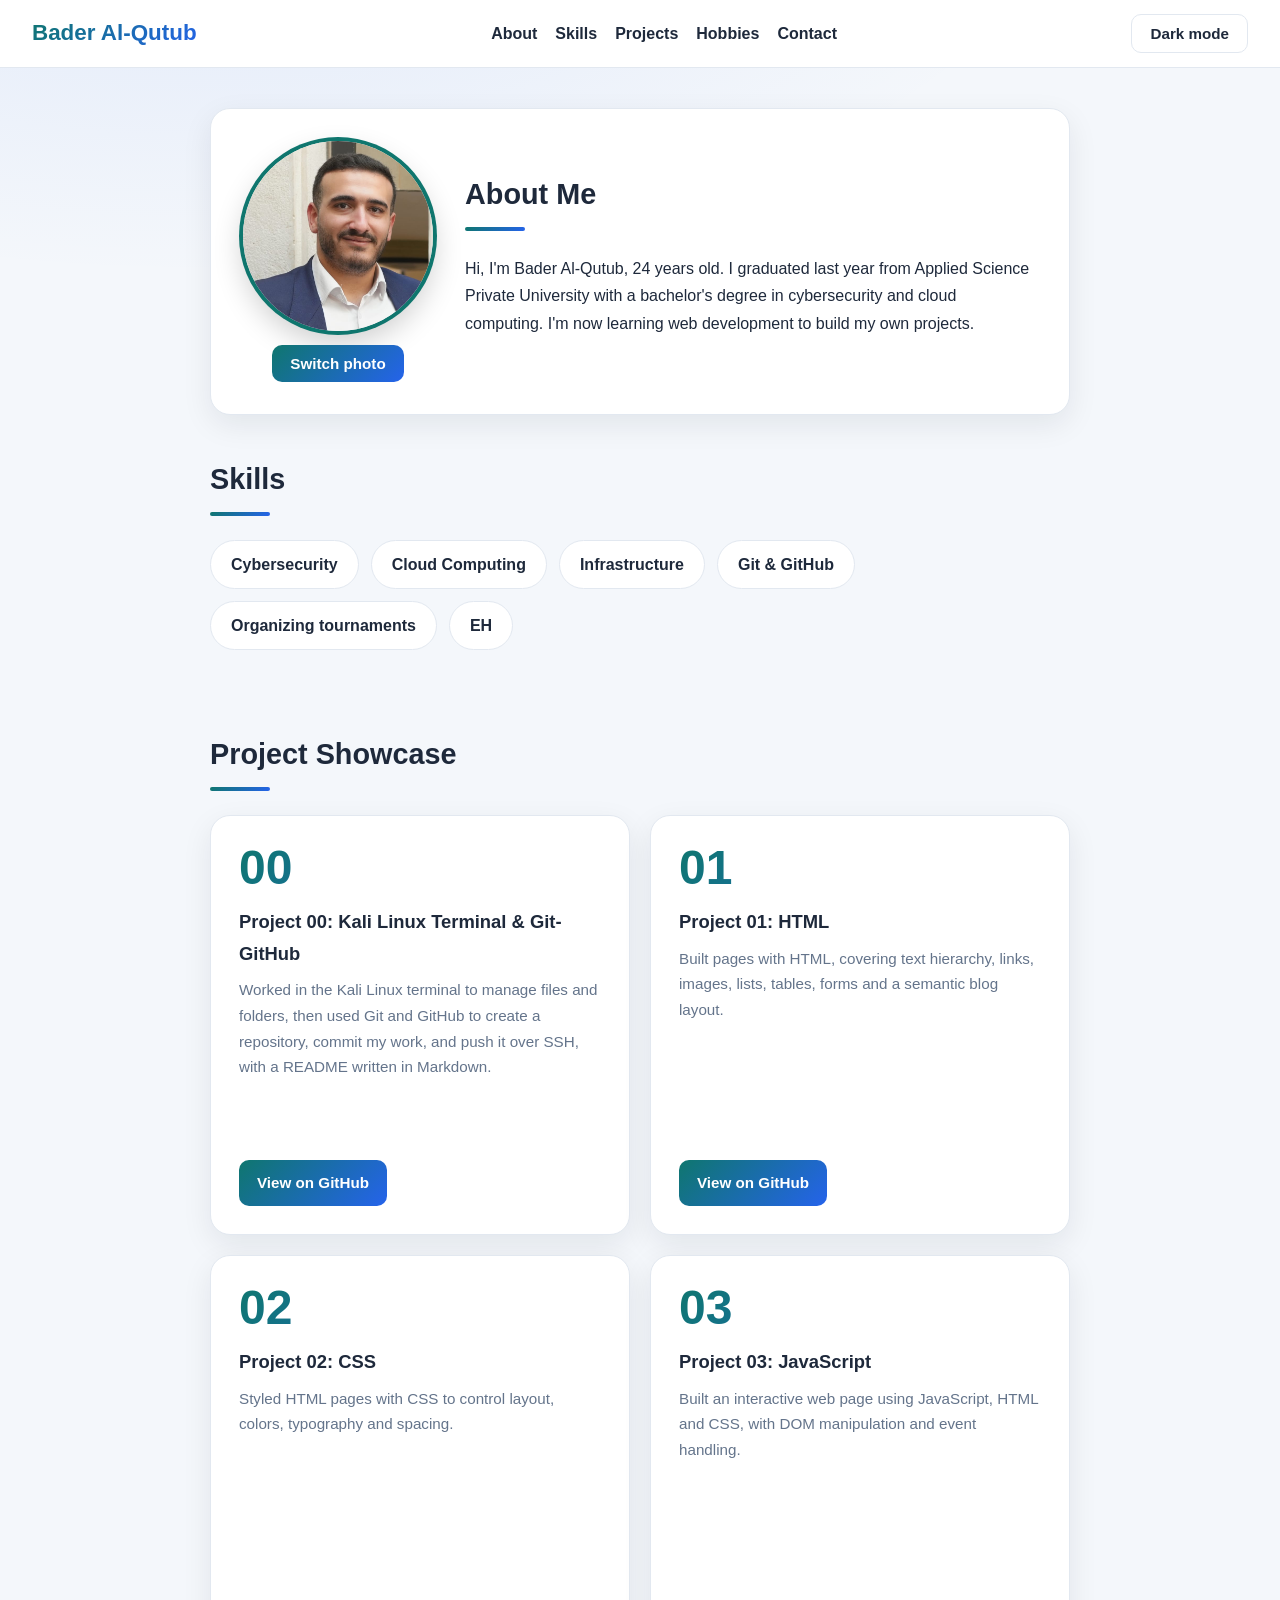
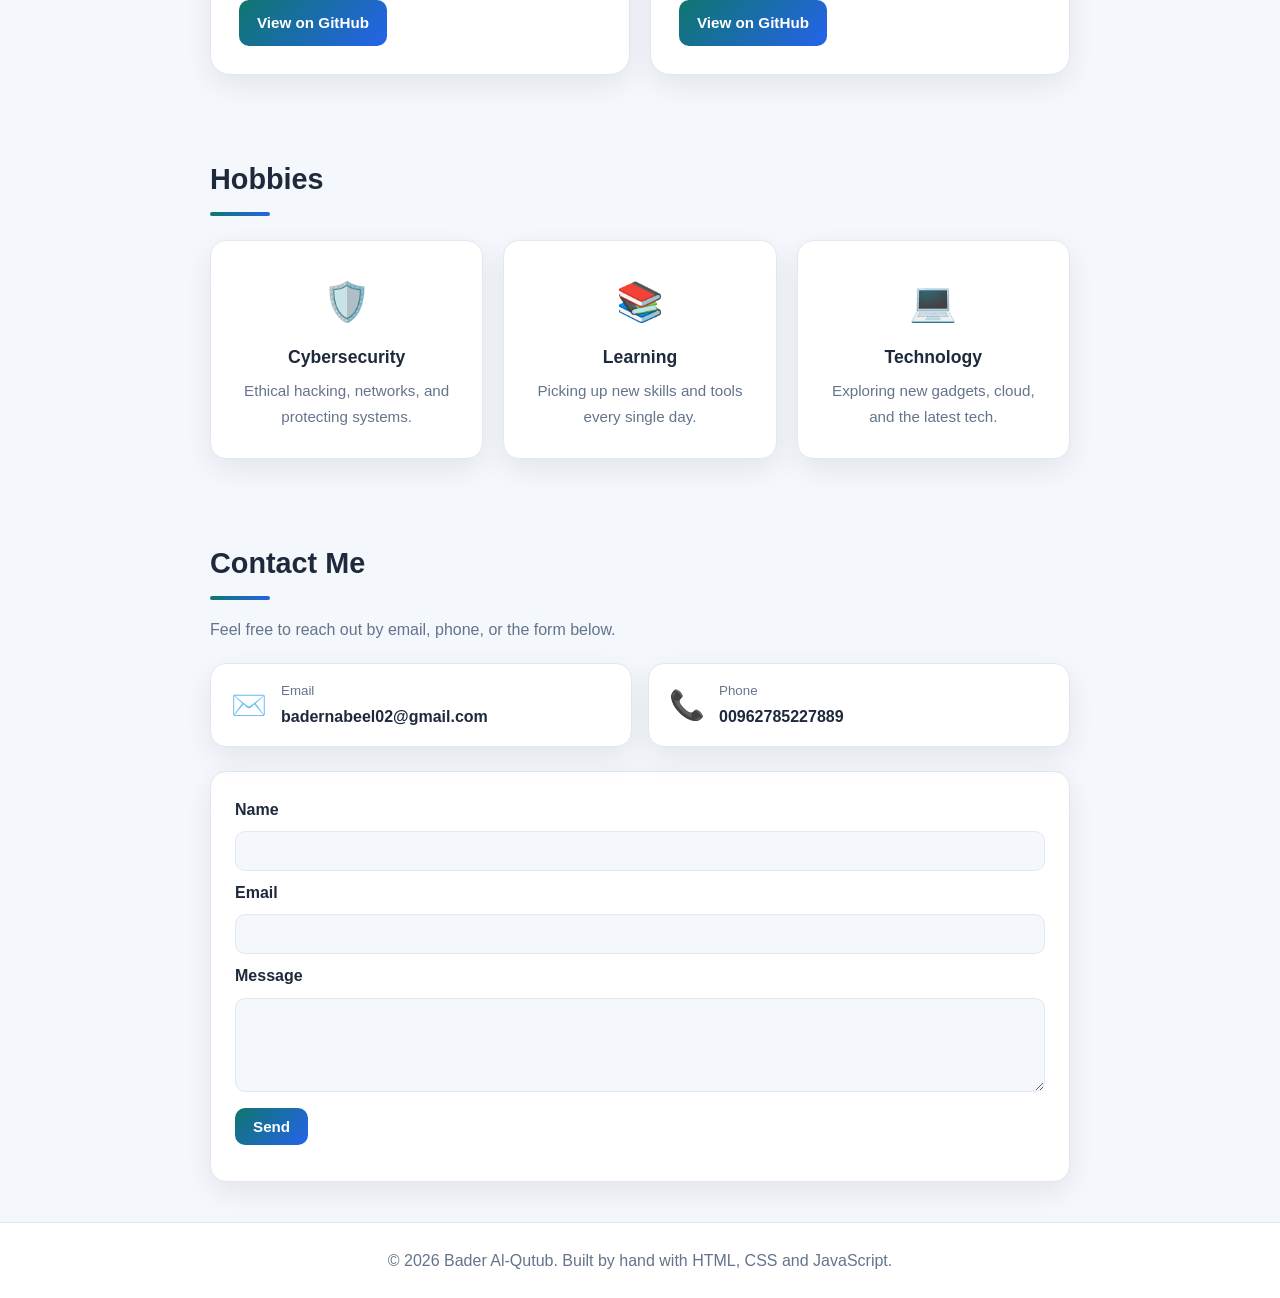
<file: bounce01/index.html>
<!DOCTYPE html>
<html lang="en">
<head>
  <meta charset="UTF-8">
  <meta name="viewport" content="width=device-width, initial-scale=1.0">
  <title>Bader Al-Qutub | Personal Portfolio</title>
  <link rel="stylesheet" href="style.css">
  <script src="script.js" defer></script>
</head>
<body>
  <header class="navbar">
    <h1 class="logo">Bader Al-Qutub</h1>
    <nav>
      <a href="#about">About</a>
      <a href="#skills">Skills</a>
      <a href="#projects">Projects</a>
      <a href="#hobbies">Hobbies</a>
      <a href="#contact">Contact</a>
    </nav>
    <div class="header-actions">
      <button type="button" id="themeBtn">Dark mode</button>
    </div>
  </header>

  <main>
    <section id="about" class="about">
      <div class="avatar-box">
        <img id="avatar" src="assets/photo.jpg" alt="Photo of Bader Al-Qutub" class="photo">
        <button type="button" id="photoBtn">Switch photo</button>
      </div>
      <div>
        <h2>About Me</h2>
        <p>
          Hi, I'm Bader Al-Qutub, 24 years old. I graduated last year from Applied Science
          Private University with a bachelor's degree in cybersecurity and cloud
          computing. I'm now learning web development to build my own projects.
        </p>
      </div>
    </section>

    <section id="skills">
      <h2>Skills</h2>
      <div class="skills-grid">
        <div class="card">Cybersecurity</div>
        <div class="card">Cloud Computing</div>
        <div class="card">Infrastructure</div>
        <div class="card">Git &amp; GitHub</div>
        <div class="card">Organizing tournaments</div>
        <div class="card">EH</div>
      </div>
    </section>

    <section id="projects">
      <h2>Project Showcase</h2>
      <div class="projects-grid">
        <article class="project-card">
          <span class="project-number">00</span>
          <h3>Project 00: Kali Linux Terminal &amp; Git-GitHub</h3>
          <p>Worked in the Kali Linux terminal to manage files and folders, then used Git and GitHub to create a repository, commit my work, and push it over SSH, with a README written in Markdown.</p>
          <a class="btn" href="https://github.com/BaderQu/project00" target="_blank" rel="noopener">View on GitHub</a>
        </article>

        <article class="project-card">
          <span class="project-number">01</span>
          <h3>Project 01: HTML</h3>
          <p>Built pages with HTML, covering text hierarchy, links, images, lists, tables, forms and a semantic blog layout.</p>
          <a class="btn" href="https://github.com/BaderQu/project01" target="_blank" rel="noopener">View on GitHub</a>
        </article>

        <article class="project-card">
          <span class="project-number">02</span>
          <h3>Project 02: CSS</h3>
          <p>Styled HTML pages with CSS to control layout, colors, typography and spacing.</p>
          <a class="btn" href="https://github.com/BaderQu/project02" target="_blank" rel="noopener">View on GitHub</a>
        </article>

        <article class="project-card">
          <span class="project-number">03</span>
          <h3>Project 03: JavaScript</h3>
          <p>Built an interactive web page using JavaScript, HTML and CSS, with DOM manipulation and event handling.</p>
          <a class="btn" href="https://github.com/BaderQu/project03" target="_blank" rel="noopener">View on GitHub</a>
        </article>
      </div>
    </section>

    <section id="hobbies">
      <h2>Hobbies</h2>
      <div class="hobbies-grid">
        <div class="hobby-card">
          <span class="hobby-icon">🛡️</span>
          <h3>Cybersecurity</h3>
          <p>Ethical hacking, networks, and protecting systems.</p>
        </div>
        <div class="hobby-card">
          <span class="hobby-icon">📚</span>
          <h3>Learning</h3>
          <p>Picking up new skills and tools every single day.</p>
        </div>
        <div class="hobby-card">
          <span class="hobby-icon">💻</span>
          <h3>Technology</h3>
          <p>Exploring new gadgets, cloud, and the latest tech.</p>
        </div>
      </div>
    </section>

    <section id="contact">
      <h2>Contact Me</h2>
      <p class="section-intro">Feel free to reach out by email, phone, or the form below.</p>

      <div class="contact-info">
        <a class="contact-card" href="mailto:badernabeel02@gmail.com">
          <span class="contact-icon">✉️</span>
          <span class="contact-text">
            <small>Email</small>
            <strong>badernabeel02@gmail.com</strong>
          </span>
        </a>
        <a class="contact-card" href="tel:+962785227889">
          <span class="contact-icon">📞</span>
          <span class="contact-text">
            <small>Phone</small>
            <strong>00962785227889</strong>
          </span>
        </a>
      </div>

      <form id="contactForm">
        <label for="name">Name</label>
        <input type="text" id="name" required>

        <label for="email">Email</label>
        <input type="email" id="email" required>

        <label for="message">Message</label>
        <textarea id="message" rows="4" required></textarea>

        <button type="submit">Send</button>
        <p id="formMsg"></p>
      </form>
    </section>
  </main>

  <footer>
    <p>&copy; 2026 Bader Al-Qutub. Built by hand with HTML, CSS and JavaScript.</p>
  </footer>
</body>
</html>
</file>
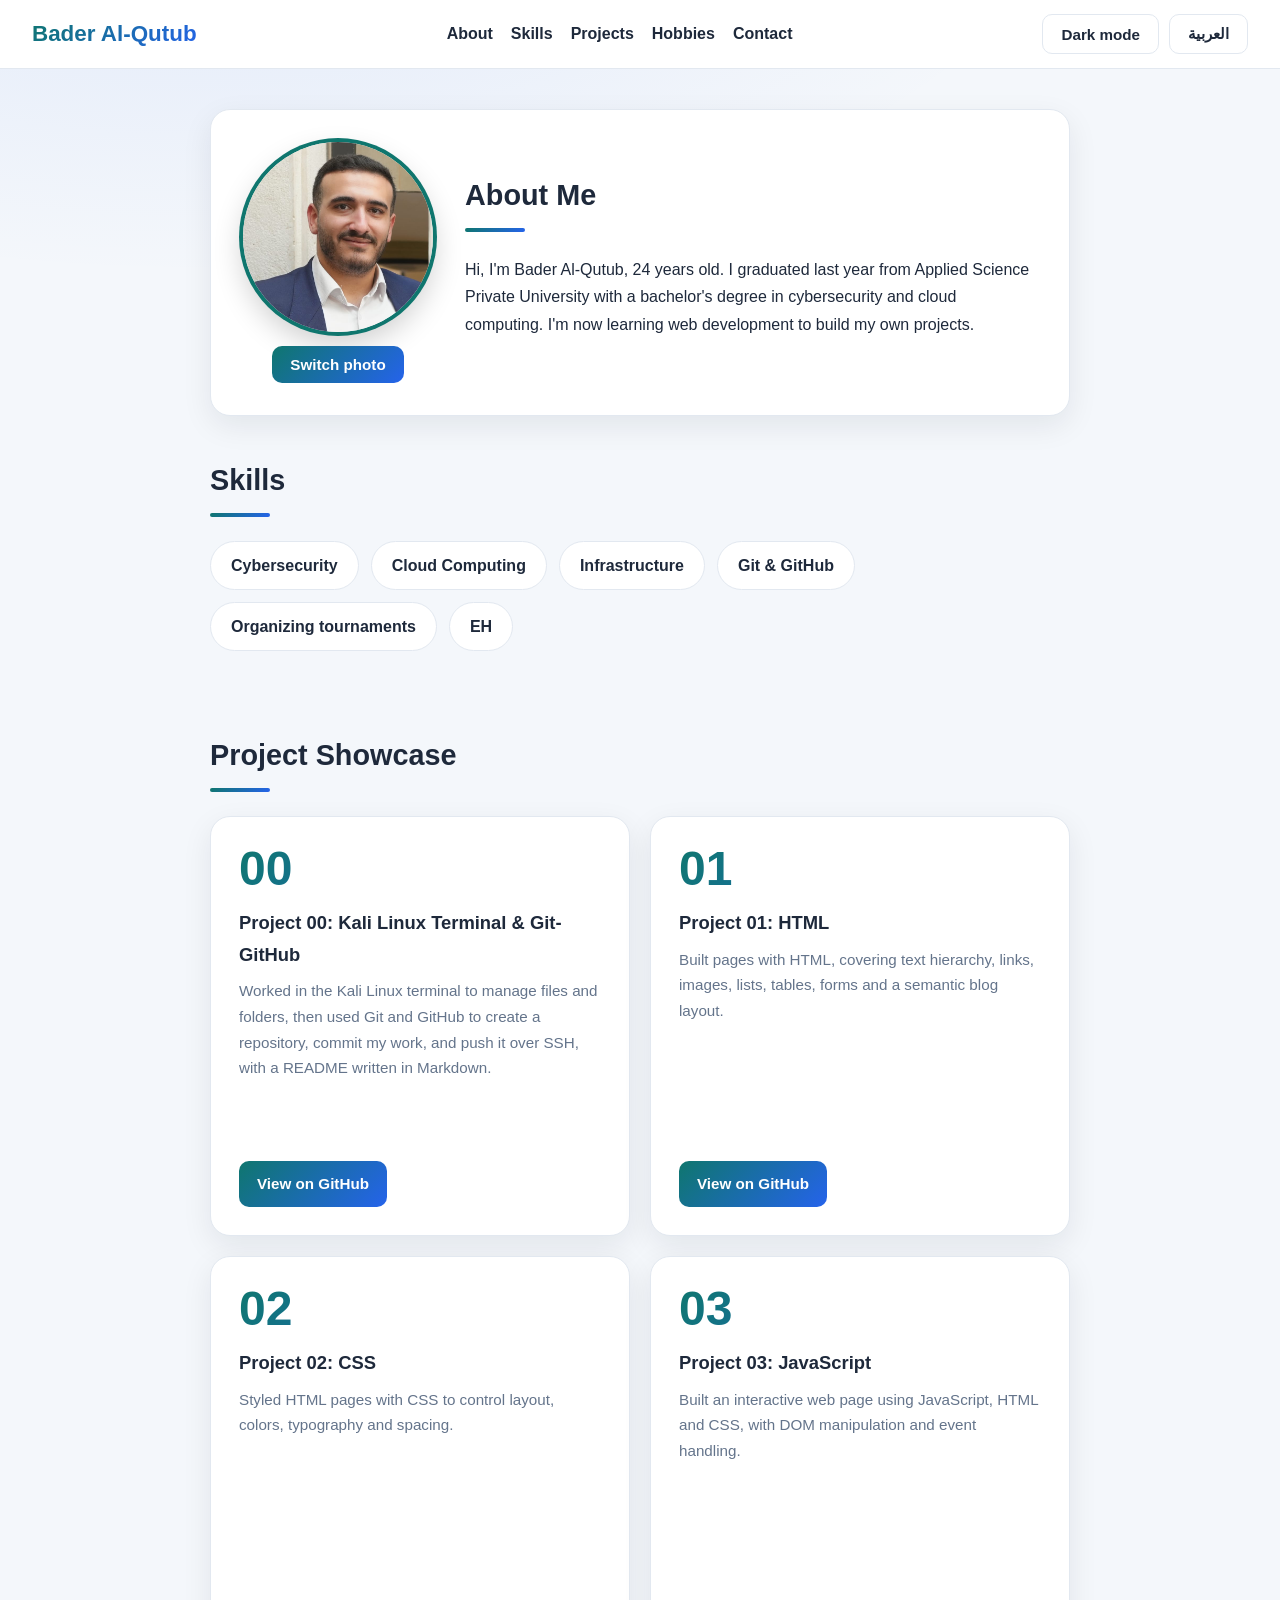
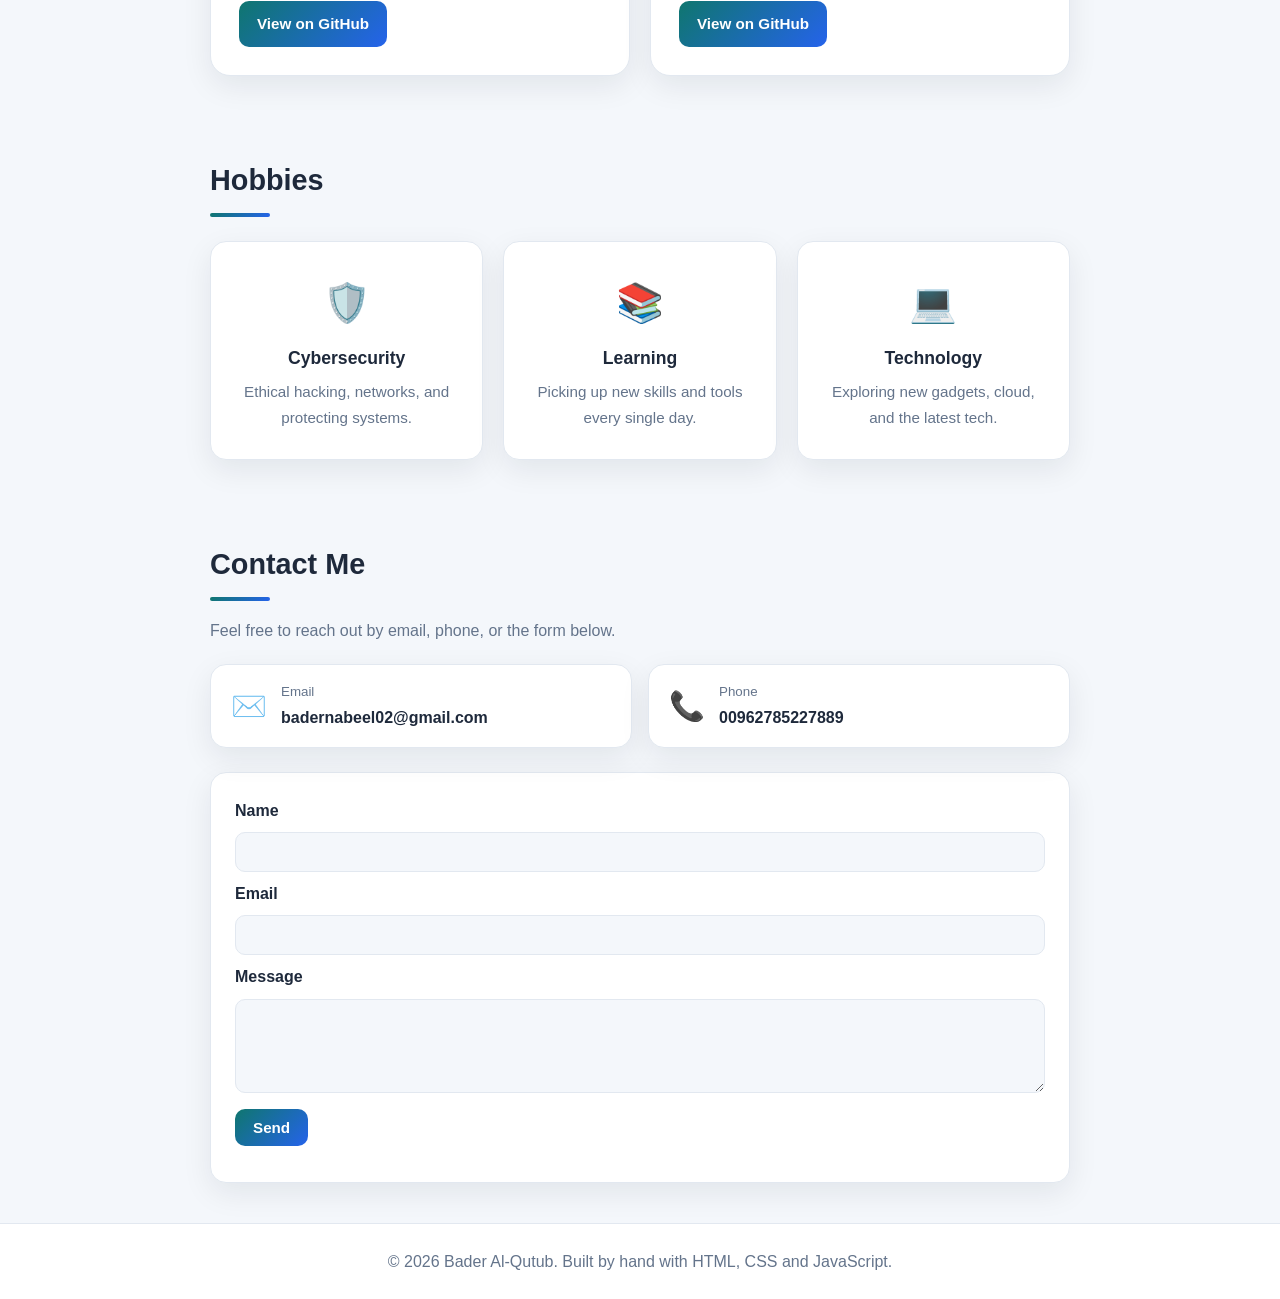
<file: bounce02/index.html>
<!DOCTYPE html>
<html lang="en" dir="ltr">
<head>
  <meta charset="UTF-8">
  <meta name="viewport" content="width=device-width, initial-scale=1.0">
  <title>Bader Al-Qutub | Personal Portfolio</title>
  <link rel="stylesheet" href="style.css">
  <script src="script.js" defer></script>
</head>
<body>
  <header class="navbar">
    <h1 class="logo" data-i18n="logo">Bader Al-Qutub</h1>
    <nav>
      <a href="#about" data-i18n="navAbout">About</a>
      <a href="#skills" data-i18n="navSkills">Skills</a>
      <a href="#projects" data-i18n="navProjects">Projects</a>
      <a href="#hobbies" data-i18n="navHobbies">Hobbies</a>
      <a href="#contact" data-i18n="navContact">Contact</a>
    </nav>
    <div class="header-actions">
      <button type="button" id="themeBtn">Dark mode</button>
      <button type="button" id="langBtn" data-i18n="langBtn">العربية</button>
    </div>
  </header>

  <main>
    <section id="about" class="about">
      <div class="avatar-box">
        <img id="avatar" src="assets/photo.jpg" alt="Photo of Bader Al-Qutub" class="photo">
        <button type="button" id="photoBtn" data-i18n="photoBtn">Switch photo</button>
      </div>
      <div>
        <h2 data-i18n="aboutTitle">About Me</h2>
        <p data-i18n="aboutText">Hi, I'm Bader Al-Qutub, 24 years old. I graduated last year from Applied Science Private University with a bachelor's degree in cybersecurity and cloud computing. I'm now learning web development to build my own projects.</p>
      </div>
    </section>

    <section id="skills">
      <h2 data-i18n="skillsTitle">Skills</h2>
      <div class="skills-grid">
        <div class="card" data-i18n="skill1">Cybersecurity</div>
        <div class="card" data-i18n="skill2">Cloud Computing</div>
        <div class="card" data-i18n="skill3">Infrastructure</div>
        <div class="card" data-i18n="skill4">Git &amp; GitHub</div>
        <div class="card" data-i18n="skill5">Organizing tournaments</div>
        <div class="card" data-i18n="skill6">EH</div>
      </div>
    </section>

    <section id="projects">
      <h2 data-i18n="projectsTitle">Project Showcase</h2>
      <div class="projects-grid">
        <article class="project-card">
          <span class="project-number">00</span>
          <h3 data-i18n="p0Title">Project 00: Kali Linux Terminal &amp; Git-GitHub</h3>
          <p data-i18n="p0Desc">Worked in the Kali Linux terminal to manage files and folders, then used Git and GitHub to create a repository, commit my work, and push it over SSH, with a README written in Markdown.</p>
          <a class="btn" href="https://github.com/BaderQu/project00" target="_blank" rel="noopener" data-i18n="viewGithub">View on GitHub</a>
        </article>

        <article class="project-card">
          <span class="project-number">01</span>
          <h3 data-i18n="p1Title">Project 01: HTML</h3>
          <p data-i18n="p1Desc">Built pages with HTML, covering text hierarchy, links, images, lists, tables, forms and a semantic blog layout.</p>
          <a class="btn" href="https://github.com/BaderQu/project01" target="_blank" rel="noopener" data-i18n="viewGithub">View on GitHub</a>
        </article>

        <article class="project-card">
          <span class="project-number">02</span>
          <h3 data-i18n="p2Title">Project 02: CSS</h3>
          <p data-i18n="p2Desc">Styled HTML pages with CSS to control layout, colors, typography and spacing.</p>
          <a class="btn" href="https://github.com/BaderQu/project02" target="_blank" rel="noopener" data-i18n="viewGithub">View on GitHub</a>
        </article>

        <article class="project-card">
          <span class="project-number">03</span>
          <h3 data-i18n="p3Title">Project 03: JavaScript</h3>
          <p data-i18n="p3Desc">Built an interactive web page using JavaScript, HTML and CSS, with DOM manipulation and event handling.</p>
          <a class="btn" href="https://github.com/BaderQu/project03" target="_blank" rel="noopener" data-i18n="viewGithub">View on GitHub</a>
        </article>
      </div>
    </section>

    <section id="hobbies">
      <h2 data-i18n="hobbiesTitle">Hobbies</h2>
      <div class="hobbies-grid">
        <div class="hobby-card">
          <span class="hobby-icon">🛡️</span>
          <h3 data-i18n="hobby1Title">Cybersecurity</h3>
          <p data-i18n="hobby1Desc">Ethical hacking, networks, and protecting systems.</p>
        </div>
        <div class="hobby-card">
          <span class="hobby-icon">📚</span>
          <h3 data-i18n="hobby2Title">Learning</h3>
          <p data-i18n="hobby2Desc">Picking up new skills and tools every single day.</p>
        </div>
        <div class="hobby-card">
          <span class="hobby-icon">💻</span>
          <h3 data-i18n="hobby3Title">Technology</h3>
          <p data-i18n="hobby3Desc">Exploring new gadgets, cloud, and the latest tech.</p>
        </div>
      </div>
    </section>

    <section id="contact">
      <h2 data-i18n="contactTitle">Contact Me</h2>
      <p class="section-intro" data-i18n="contactIntro">Feel free to reach out by email, phone, or the form below.</p>

      <div class="contact-info">
        <a class="contact-card" href="mailto:badernabeel02@gmail.com">
          <span class="contact-icon">✉️</span>
          <span class="contact-text">
            <small data-i18n="labelEmail">Email</small>
            <strong>badernabeel02@gmail.com</strong>
          </span>
        </a>
        <a class="contact-card" href="tel:+962785227889">
          <span class="contact-icon">📞</span>
          <span class="contact-text">
            <small data-i18n="labelPhone">Phone</small>
            <strong>00962785227889</strong>
          </span>
        </a>
      </div>

      <form id="contactForm">
        <label for="name" data-i18n="labelName">Name</label>
        <input type="text" id="name" required>

        <label for="email" data-i18n="labelEmail">Email</label>
        <input type="email" id="email" required>

        <label for="message" data-i18n="labelMessage">Message</label>
        <textarea id="message" rows="4" required></textarea>

        <button type="submit" data-i18n="sendBtn">Send</button>
        <p id="formMsg"></p>
      </form>
    </section>
  </main>

  <footer>
    <p data-i18n="footer">&copy; 2026 Bader Al-Qutub. Built by hand with HTML, CSS and JavaScript.</p>
  </footer>
</body>
</html>
</file>
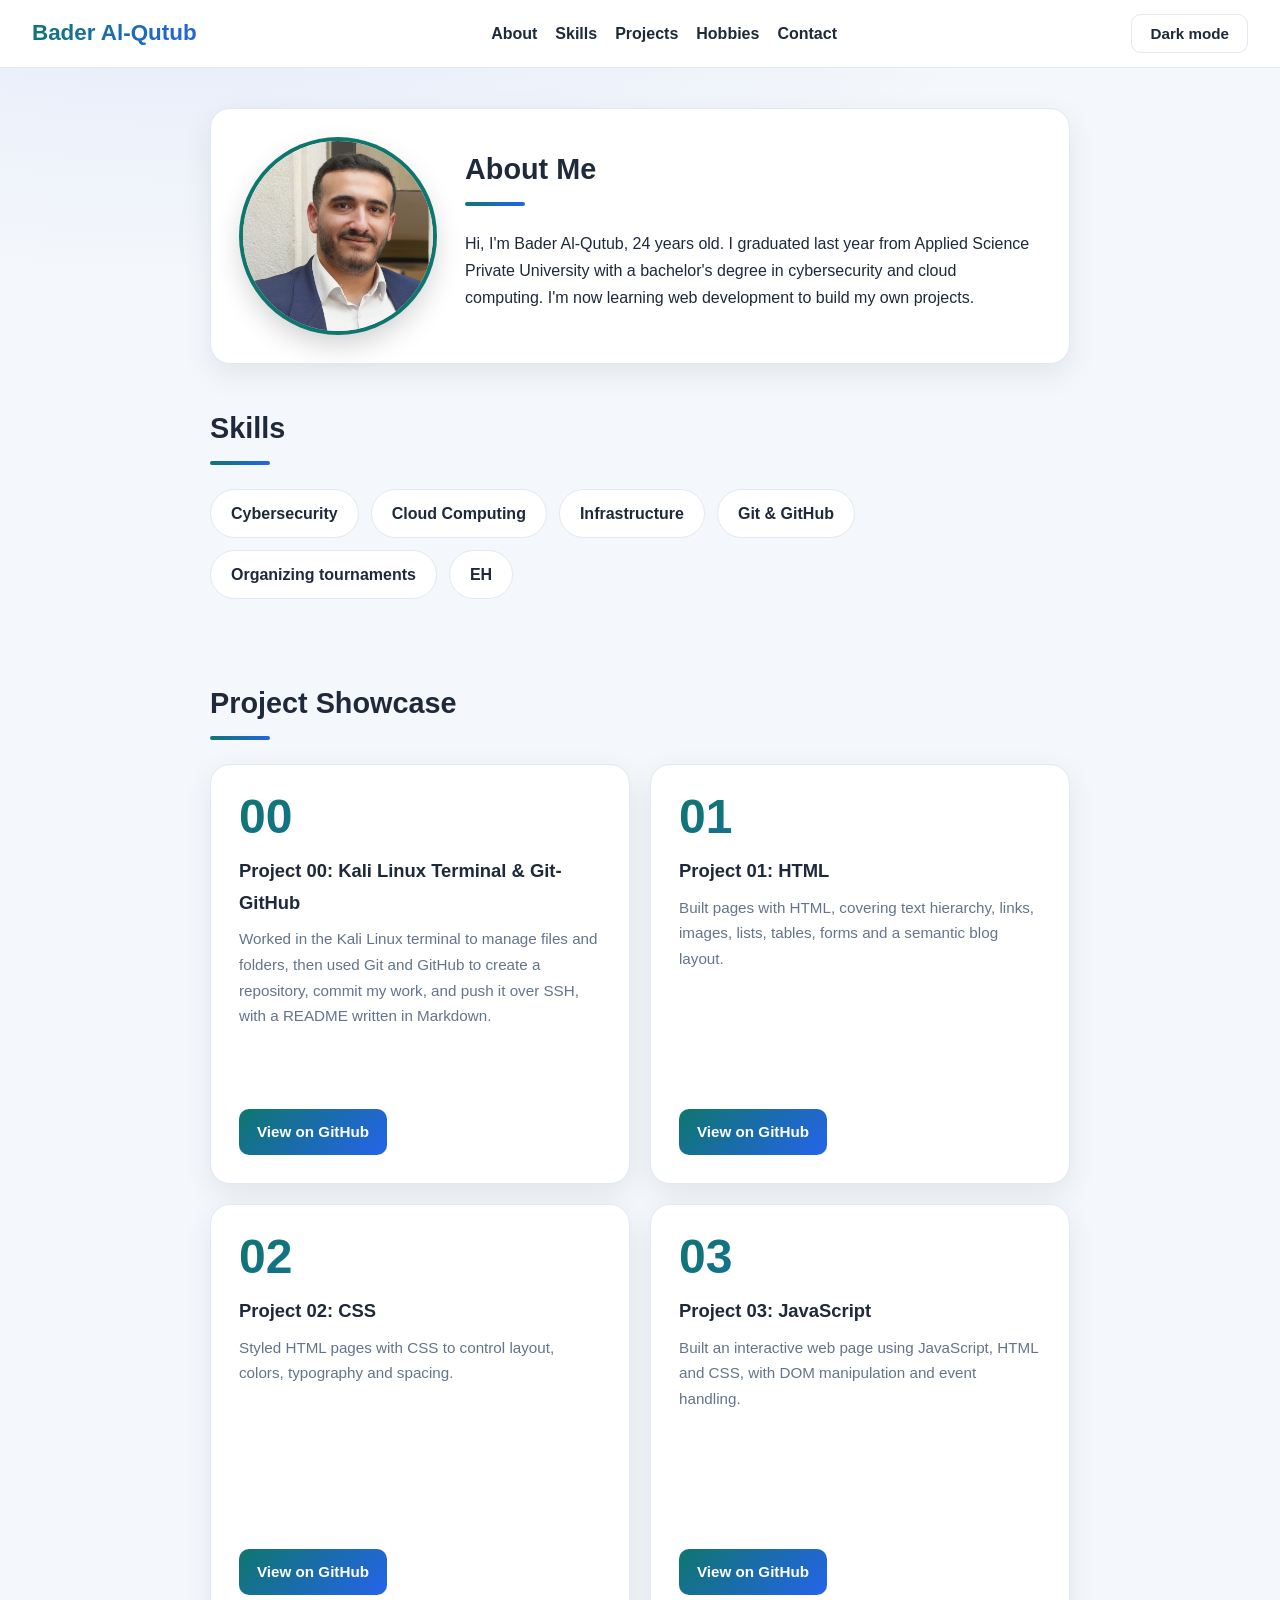
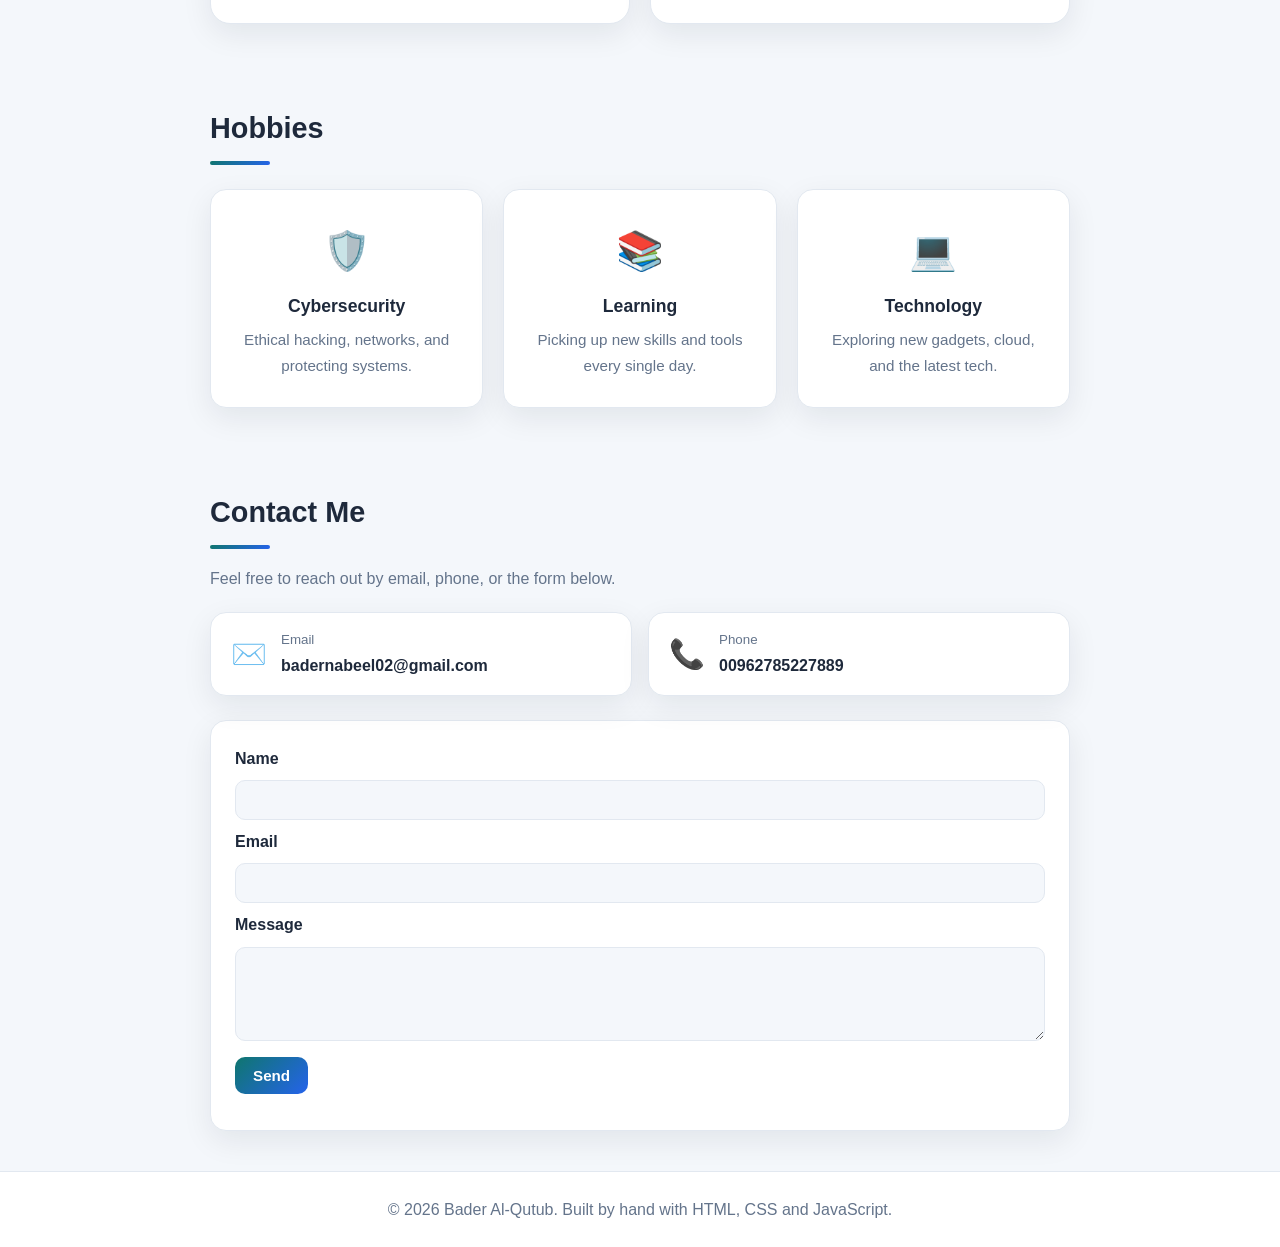
<file: ex00/index.html>
<!DOCTYPE html>
<html lang="en">
<head>
  <meta charset="UTF-8">
  <meta name="viewport" content="width=device-width, initial-scale=1.0">
  <title>Bader Al-Qutub | Personal Portfolio</title>
  <link rel="stylesheet" href="style.css">
  <script src="script.js" defer></script>
</head>
<body>
  <header class="navbar">
    <h1 class="logo">Bader Al-Qutub</h1>
    <nav>
      <a href="#about">About</a>
      <a href="#skills">Skills</a>
      <a href="#projects">Projects</a>
      <a href="#hobbies">Hobbies</a>
      <a href="#contact">Contact</a>
    </nav>
    <div class="header-actions">
      <button type="button" id="themeBtn">Dark mode</button>
    </div>
  </header>

  <main>
    <section id="about" class="about">
      <div class="avatar-box">
        <img id="avatar" src="assets/photo.jpg" alt="Photo of Bader Al-Qutub" class="photo">
      </div>
      <div>
        <h2>About Me</h2>
        <p>
          Hi, I'm Bader Al-Qutub, 24 years old. I graduated last year from Applied Science
          Private University with a bachelor's degree in cybersecurity and cloud
          computing. I'm now learning web development to build my own projects.
        </p>
      </div>
    </section>

    <section id="skills">
      <h2>Skills</h2>
      <div class="skills-grid">
        <div class="card">Cybersecurity</div>
        <div class="card">Cloud Computing</div>
        <div class="card">Infrastructure</div>
        <div class="card">Git &amp; GitHub</div>
        <div class="card">Organizing tournaments</div>
        <div class="card">EH</div>
      </div>
    </section>

    <section id="projects">
      <h2>Project Showcase</h2>
      <div class="projects-grid">
        <article class="project-card">
          <span class="project-number">00</span>
          <h3>Project 00: Kali Linux Terminal &amp; Git-GitHub</h3>
          <p>Worked in the Kali Linux terminal to manage files and folders, then used Git and GitHub to create a repository, commit my work, and push it over SSH, with a README written in Markdown.</p>
          <a class="btn" href="https://github.com/BaderQu/project00" target="_blank" rel="noopener">View on GitHub</a>
        </article>

        <article class="project-card">
          <span class="project-number">01</span>
          <h3>Project 01: HTML</h3>
          <p>Built pages with HTML, covering text hierarchy, links, images, lists, tables, forms and a semantic blog layout.</p>
          <a class="btn" href="https://github.com/BaderQu/project01" target="_blank" rel="noopener">View on GitHub</a>
        </article>

        <article class="project-card">
          <span class="project-number">02</span>
          <h3>Project 02: CSS</h3>
          <p>Styled HTML pages with CSS to control layout, colors, typography and spacing.</p>
          <a class="btn" href="https://github.com/BaderQu/project02" target="_blank" rel="noopener">View on GitHub</a>
        </article>

        <article class="project-card">
          <span class="project-number">03</span>
          <h3>Project 03: JavaScript</h3>
          <p>Built an interactive web page using JavaScript, HTML and CSS, with DOM manipulation and event handling.</p>
          <a class="btn" href="https://github.com/BaderQu/project03" target="_blank" rel="noopener">View on GitHub</a>
        </article>
      </div>
    </section>

    <section id="hobbies">
      <h2>Hobbies</h2>
      <div class="hobbies-grid">
        <div class="hobby-card">
          <span class="hobby-icon">🛡️</span>
          <h3>Cybersecurity</h3>
          <p>Ethical hacking, networks, and protecting systems.</p>
        </div>
        <div class="hobby-card">
          <span class="hobby-icon">📚</span>
          <h3>Learning</h3>
          <p>Picking up new skills and tools every single day.</p>
        </div>
        <div class="hobby-card">
          <span class="hobby-icon">💻</span>
          <h3>Technology</h3>
          <p>Exploring new gadgets, cloud, and the latest tech.</p>
        </div>
      </div>
    </section>

    <section id="contact">
      <h2>Contact Me</h2>
      <p class="section-intro">Feel free to reach out by email, phone, or the form below.</p>

      <div class="contact-info">
        <a class="contact-card" href="mailto:badernabeel02@gmail.com">
          <span class="contact-icon">✉️</span>
          <span class="contact-text">
            <small>Email</small>
            <strong>badernabeel02@gmail.com</strong>
          </span>
        </a>
        <a class="contact-card" href="tel:+962785227889">
          <span class="contact-icon">📞</span>
          <span class="contact-text">
            <small>Phone</small>
            <strong>00962785227889</strong>
          </span>
        </a>
      </div>

      <form id="contactForm">
        <label for="name">Name</label>
        <input type="text" id="name" required>

        <label for="email">Email</label>
        <input type="email" id="email" required>

        <label for="message">Message</label>
        <textarea id="message" rows="4" required></textarea>

        <button type="submit">Send</button>
        <p id="formMsg"></p>
      </form>
    </section>
  </main>

  <footer>
    <p>&copy; 2026 Bader Al-Qutub. Built by hand with HTML, CSS and JavaScript.</p>
  </footer>
</body>
</html>
</file>
<file: bounce01/style.css>
:root {
  --bg: #f4f7fb;
  --text: #1e293b;
  --muted: #64748b;
  --card: #ffffff;
  --border: #e2e8f0;
  --accent: #0f766e;
  --accent-2: #2563eb;
  --on-accent: #ffffff;
  --glow: rgba(37, 99, 235, 0.10);
  --shadow: 0 10px 30px rgba(15, 23, 42, 0.08);
}

body.dark {
  --bg: #0b1220;
  --text: #e5edf7;
  --muted: #9fb0c8;
  --card: #131c2e;
  --border: #243252;
  --accent: #2dd4bf;
  --accent-2: #60a5fa;
  --on-accent: #0b1220;
  --glow: rgba(45, 212, 191, 0.12);
  --shadow: 0 10px 30px rgba(0, 0, 0, 0.35);
}

* {
  box-sizing: border-box;
}

html {
  scroll-behavior: smooth;
}

body {
  --gradient: linear-gradient(135deg, var(--accent), var(--accent-2));
  margin: 0;
  font-family: "Segoe UI", Arial, sans-serif;
  color: var(--text);
  line-height: 1.7;
  background-color: var(--bg);
  background-image: radial-gradient(900px 420px at 15% -5%, var(--glow), transparent);
  background-repeat: no-repeat;
  transition: background-color 0.3s, color 0.3s;
}

a:focus-visible,
button:focus-visible,
input:focus-visible,
textarea:focus-visible {
  outline: 3px solid var(--accent-2);
  outline-offset: 2px;
}

/* ---------- Navbar ---------- */
.navbar {
  display: flex;
  justify-content: space-between;
  align-items: center;
  flex-wrap: wrap;
  gap: 12px;
  padding: 14px 32px;
  background: var(--card);
  border-bottom: 1px solid var(--border);
  transition: background-color 0.3s;
}

.logo {
  margin: 0;
  font-size: 1.4rem;
  background: var(--gradient);
  -webkit-background-clip: text;
  background-clip: text;
  color: transparent;
}

nav {
  display: flex;
  flex-wrap: wrap;
  gap: 18px;
}

nav a {
  color: var(--text);
  text-decoration: none;
  font-weight: 600;
}

nav a:hover {
  color: var(--accent);
}

.header-actions {
  display: flex;
  gap: 10px;
}

/* ---------- Layout ---------- */
main {
  max-width: 900px;
  margin: 0 auto;
  padding: 0 20px;
}

section {
  padding: 40px 0;
  scroll-margin-top: 90px;
}

h2 {
  margin: 0 0 24px;
  font-size: 1.8rem;
}

h2::after {
  content: "";
  display: block;
  width: 60px;
  height: 4px;
  margin-top: 8px;
  border-radius: 4px;
  background: var(--gradient);
}

.section-intro {
  margin: -8px 0 20px;
  color: var(--muted);
}

/* ---------- Buttons ---------- */
button,
.btn {
  padding: 10px 18px;
  font-family: inherit;
  font-size: 0.95rem;
  font-weight: 700;
  color: var(--on-accent);
  background: var(--gradient);
  border: none;
  border-radius: 10px;
  cursor: pointer;
  text-decoration: none;
  transition: transform 0.2s, filter 0.2s;
}

button:hover,
.btn:hover {
  transform: translateY(-2px);
  filter: brightness(1.08);
}

.header-actions button {
  color: var(--text);
  background: transparent;
  border: 1px solid var(--border);
}

.header-actions button:hover {
  border-color: var(--accent);
  filter: none;
}

/* ---------- About ---------- */
.about {
  display: flex;
  align-items: center;
  gap: 32px;
  margin-top: 40px;
  padding: 32px;
  background: var(--card);
  border: 1px solid var(--border);
  border-radius: 20px;
  box-shadow: var(--shadow);
}

.avatar-box {
  display: flex;
  flex-direction: column;
  align-items: center;
  gap: 14px;
}

.photo {
  width: 190px;
  height: 190px;
  flex-shrink: 0;
  border-radius: 50%;
  object-fit: cover;
  object-position: center top;
  box-shadow: 0 0 0 4px var(--accent), 0 12px 30px rgba(0, 0, 0, 0.2);
  opacity: 1;
  transition: opacity 0.3s ease;
}

.photo.fade {
  opacity: 0;
}

/* ---------- Skills ---------- */
.skills-grid {
  display: flex;
  flex-wrap: wrap;
  gap: 12px;
}

.card {
  padding: 10px 20px;
  font-weight: 600;
  background: var(--card);
  border: 1px solid var(--border);
  border-radius: 999px;
  transition: transform 0.2s, border-color 0.2s, background-color 0.3s;
}

.card:hover {
  transform: translateY(-3px);
  border-color: var(--accent);
}

/* ---------- Projects (squares) ---------- */
.projects-grid {
  display: grid;
  grid-template-columns: repeat(2, 1fr);
  gap: 20px;
}

.project-card {
  display: flex;
  flex-direction: column;
  aspect-ratio: 1 / 1;
  padding: 28px;
  background: var(--card);
  border: 1px solid var(--border);
  border-radius: 20px;
  box-shadow: var(--shadow);
  transition: transform 0.2s, border-color 0.2s, background-color 0.3s;
}

.project-card:hover {
  transform: translateY(-6px);
  border-color: var(--accent);
}

.project-number {
  font-size: 3rem;
  font-weight: 800;
  line-height: 1;
  background: var(--gradient);
  -webkit-background-clip: text;
  background-clip: text;
  color: transparent;
}

.project-card h3 {
  margin: 14px 0 8px;
  font-size: 1.15rem;
}

.project-card p {
  margin: 0 0 16px;
  color: var(--muted);
  font-size: 0.95rem;
}

.project-card .btn {
  margin-top: auto;
  align-self: flex-start;
}

/* ---------- Hobbies (boxes side by side) ---------- */
.hobbies-grid {
  display: grid;
  grid-template-columns: repeat(3, 1fr);
  gap: 20px;
}

.hobby-card {
  padding: 28px 20px;
  text-align: center;
  background: var(--card);
  border: 1px solid var(--border);
  border-radius: 16px;
  box-shadow: var(--shadow);
  transition: transform 0.2s, border-color 0.2s, background-color 0.3s;
}

.hobby-card:hover {
  transform: translateY(-5px);
  border-color: var(--accent);
}

.hobby-icon {
  display: block;
  margin-bottom: 8px;
  font-size: 2.4rem;
}

.hobby-card h3 {
  margin: 0 0 6px;
  font-size: 1.1rem;
}

.hobby-card p {
  margin: 0;
  color: var(--muted);
  font-size: 0.95rem;
}

/* ---------- Contact ---------- */
.contact-info {
  display: flex;
  flex-wrap: wrap;
  gap: 16px;
  margin-bottom: 24px;
}

.contact-card {
  flex: 1 1 260px;
  display: flex;
  align-items: center;
  gap: 14px;
  padding: 16px 20px;
  color: var(--text);
  text-decoration: none;
  background: var(--card);
  border: 1px solid var(--border);
  border-radius: 16px;
  box-shadow: var(--shadow);
  transition: transform 0.2s, border-color 0.2s, background-color 0.3s;
}

.contact-card:hover {
  transform: translateY(-3px);
  border-color: var(--accent);
}

.contact-icon {
  font-size: 1.8rem;
}

.contact-text {
  display: flex;
  flex-direction: column;
}

.contact-text small {
  color: var(--muted);
}

form {
  display: flex;
  flex-direction: column;
  gap: 8px;
  padding: 24px;
  background: var(--card);
  border: 1px solid var(--border);
  border-radius: 16px;
  box-shadow: var(--shadow);
}

label {
  font-weight: 600;
}

input,
textarea {
  padding: 10px 12px;
  font-family: inherit;
  font-size: 1rem;
  color: var(--text);
  background: var(--bg);
  border: 1px solid var(--border);
  border-radius: 10px;
}

textarea {
  resize: vertical;
}

form button {
  align-self: flex-start;
  margin-top: 8px;
}

#formMsg {
  margin: 4px 0 0;
  color: var(--accent);
  font-weight: 600;
}

/* ---------- Footer ---------- */
footer {
  padding: 24px;
  text-align: center;
  color: var(--muted);
  background: var(--card);
  border-top: 1px solid var(--border);
}

footer p {
  margin: 0;
}

/* ---------- Responsive ---------- */
@media (min-width: 601px) {
  .navbar {
    position: sticky;
    top: 0;
    z-index: 10;
  }
}

@media (max-width: 600px) {
  .navbar {
    flex-direction: column;
    padding: 14px 16px;
  }

  .about {
    flex-direction: column;
    text-align: center;
    padding: 24px 16px;
  }

  .projects-grid,
  .hobbies-grid {
    grid-template-columns: 1fr;
  }

  section {
    scroll-margin-top: 20px;
  }
}
</file>
<file: bounce02/style.css>
:root {
  --bg: #f4f7fb;
  --text: #1e293b;
  --muted: #64748b;
  --card: #ffffff;
  --border: #e2e8f0;
  --accent: #0f766e;
  --accent-2: #2563eb;
  --on-accent: #ffffff;
  --glow: rgba(37, 99, 235, 0.10);
  --shadow: 0 10px 30px rgba(15, 23, 42, 0.08);
}

body.dark {
  --bg: #0b1220;
  --text: #e5edf7;
  --muted: #9fb0c8;
  --card: #131c2e;
  --border: #243252;
  --accent: #2dd4bf;
  --accent-2: #60a5fa;
  --on-accent: #0b1220;
  --glow: rgba(45, 212, 191, 0.12);
  --shadow: 0 10px 30px rgba(0, 0, 0, 0.35);
}

* {
  box-sizing: border-box;
}

html {
  scroll-behavior: smooth;
}

body {
  --gradient: linear-gradient(135deg, var(--accent), var(--accent-2));
  margin: 0;
  font-family: "Segoe UI", Arial, sans-serif;
  color: var(--text);
  line-height: 1.7;
  background-color: var(--bg);
  background-image: radial-gradient(900px 420px at 15% -5%, var(--glow), transparent);
  background-repeat: no-repeat;
  transition: background-color 0.3s, color 0.3s;
}

/* RTL (Arabic) support: flex, grid and text alignment follow dir="rtl" automatically */
[dir="rtl"] body {
  font-family: Tahoma, Arial, sans-serif;
}

a:focus-visible,
button:focus-visible,
input:focus-visible,
textarea:focus-visible {
  outline: 3px solid var(--accent-2);
  outline-offset: 2px;
}

/* ---------- Navbar ---------- */
.navbar {
  display: flex;
  justify-content: space-between;
  align-items: center;
  flex-wrap: wrap;
  gap: 12px;
  padding: 14px 32px;
  background: var(--card);
  border-bottom: 1px solid var(--border);
  transition: background-color 0.3s;
}

.logo {
  margin: 0;
  font-size: 1.4rem;
  background: var(--gradient);
  -webkit-background-clip: text;
  background-clip: text;
  color: transparent;
}

nav {
  display: flex;
  flex-wrap: wrap;
  gap: 18px;
}

nav a {
  color: var(--text);
  text-decoration: none;
  font-weight: 600;
}

nav a:hover {
  color: var(--accent);
}

.header-actions {
  display: flex;
  gap: 10px;
}

/* ---------- Layout ---------- */
main {
  max-width: 900px;
  margin: 0 auto;
  padding: 0 20px;
}

section {
  padding: 40px 0;
  scroll-margin-top: 90px;
}

h2 {
  margin: 0 0 24px;
  font-size: 1.8rem;
}

h2::after {
  content: "";
  display: block;
  width: 60px;
  height: 4px;
  margin-top: 8px;
  border-radius: 4px;
  background: var(--gradient);
}

.section-intro {
  margin: -8px 0 20px;
  color: var(--muted);
}

/* ---------- Buttons ---------- */
button,
.btn {
  padding: 10px 18px;
  font-family: inherit;
  font-size: 0.95rem;
  font-weight: 700;
  color: var(--on-accent);
  background: var(--gradient);
  border: none;
  border-radius: 10px;
  cursor: pointer;
  text-decoration: none;
  transition: transform 0.2s, filter 0.2s;
}

button:hover,
.btn:hover {
  transform: translateY(-2px);
  filter: brightness(1.08);
}

.header-actions button {
  color: var(--text);
  background: transparent;
  border: 1px solid var(--border);
}

.header-actions button:hover {
  border-color: var(--accent);
  filter: none;
}

/* ---------- About ---------- */
.about {
  display: flex;
  align-items: center;
  gap: 32px;
  margin-top: 40px;
  padding: 32px;
  background: var(--card);
  border: 1px solid var(--border);
  border-radius: 20px;
  box-shadow: var(--shadow);
}

.avatar-box {
  display: flex;
  flex-direction: column;
  align-items: center;
  gap: 14px;
}

.photo {
  width: 190px;
  height: 190px;
  flex-shrink: 0;
  border-radius: 50%;
  object-fit: cover;
  object-position: center top;
  box-shadow: 0 0 0 4px var(--accent), 0 12px 30px rgba(0, 0, 0, 0.2);
  opacity: 1;
  transition: opacity 0.3s ease;
}

.photo.fade {
  opacity: 0;
}

/* ---------- Skills ---------- */
.skills-grid {
  display: flex;
  flex-wrap: wrap;
  gap: 12px;
}

.card {
  padding: 10px 20px;
  font-weight: 600;
  background: var(--card);
  border: 1px solid var(--border);
  border-radius: 999px;
  transition: transform 0.2s, border-color 0.2s, background-color 0.3s;
}

.card:hover {
  transform: translateY(-3px);
  border-color: var(--accent);
}

/* ---------- Projects (squares) ---------- */
.projects-grid {
  display: grid;
  grid-template-columns: repeat(2, 1fr);
  gap: 20px;
}

.project-card {
  display: flex;
  flex-direction: column;
  aspect-ratio: 1 / 1;
  padding: 28px;
  background: var(--card);
  border: 1px solid var(--border);
  border-radius: 20px;
  box-shadow: var(--shadow);
  transition: transform 0.2s, border-color 0.2s, background-color 0.3s;
}

.project-card:hover {
  transform: translateY(-6px);
  border-color: var(--accent);
}

.project-number {
  font-size: 3rem;
  font-weight: 800;
  line-height: 1;
  background: var(--gradient);
  -webkit-background-clip: text;
  background-clip: text;
  color: transparent;
}

.project-card h3 {
  margin: 14px 0 8px;
  font-size: 1.15rem;
}

.project-card p {
  margin: 0 0 16px;
  color: var(--muted);
  font-size: 0.95rem;
}

.project-card .btn {
  margin-top: auto;
  align-self: flex-start;
}

/* ---------- Hobbies (boxes side by side) ---------- */
.hobbies-grid {
  display: grid;
  grid-template-columns: repeat(3, 1fr);
  gap: 20px;
}

.hobby-card {
  padding: 28px 20px;
  text-align: center;
  background: var(--card);
  border: 1px solid var(--border);
  border-radius: 16px;
  box-shadow: var(--shadow);
  transition: transform 0.2s, border-color 0.2s, background-color 0.3s;
}

.hobby-card:hover {
  transform: translateY(-5px);
  border-color: var(--accent);
}

.hobby-icon {
  display: block;
  margin-bottom: 8px;
  font-size: 2.4rem;
}

.hobby-card h3 {
  margin: 0 0 6px;
  font-size: 1.1rem;
}

.hobby-card p {
  margin: 0;
  color: var(--muted);
  font-size: 0.95rem;
}

/* ---------- Contact ---------- */
.contact-info {
  display: flex;
  flex-wrap: wrap;
  gap: 16px;
  margin-bottom: 24px;
}

.contact-card {
  flex: 1 1 260px;
  display: flex;
  align-items: center;
  gap: 14px;
  padding: 16px 20px;
  color: var(--text);
  text-decoration: none;
  background: var(--card);
  border: 1px solid var(--border);
  border-radius: 16px;
  box-shadow: var(--shadow);
  transition: transform 0.2s, border-color 0.2s, background-color 0.3s;
}

.contact-card:hover {
  transform: translateY(-3px);
  border-color: var(--accent);
}

.contact-icon {
  font-size: 1.8rem;
}

.contact-text {
  display: flex;
  flex-direction: column;
}

.contact-text small {
  color: var(--muted);
}

form {
  display: flex;
  flex-direction: column;
  gap: 8px;
  padding: 24px;
  background: var(--card);
  border: 1px solid var(--border);
  border-radius: 16px;
  box-shadow: var(--shadow);
}

label {
  font-weight: 600;
}

input,
textarea {
  padding: 10px 12px;
  font-family: inherit;
  font-size: 1rem;
  color: var(--text);
  background: var(--bg);
  border: 1px solid var(--border);
  border-radius: 10px;
}

input[type="email"] {
  text-align: start;
}

textarea {
  resize: vertical;
}

form button {
  align-self: flex-start;
  margin-top: 8px;
}

#formMsg {
  margin: 4px 0 0;
  color: var(--accent);
  font-weight: 600;
}

/* ---------- Footer ---------- */
footer {
  padding: 24px;
  text-align: center;
  color: var(--muted);
  background: var(--card);
  border-top: 1px solid var(--border);
}

footer p {
  margin: 0;
}

/* ---------- Responsive ---------- */
@media (min-width: 601px) {
  .navbar {
    position: sticky;
    top: 0;
    z-index: 10;
  }
}

@media (max-width: 600px) {
  .navbar {
    flex-direction: column;
    padding: 14px 16px;
  }

  .about {
    flex-direction: column;
    text-align: center;
    padding: 24px 16px;
  }

  .projects-grid,
  .hobbies-grid {
    grid-template-columns: 1fr;
  }

  section {
    scroll-margin-top: 20px;
  }
}
</file>
<file: ex00/style.css>
:root {
  --bg: #f4f7fb;
  --text: #1e293b;
  --muted: #64748b;
  --card: #ffffff;
  --border: #e2e8f0;
  --accent: #0f766e;
  --accent-2: #2563eb;
  --on-accent: #ffffff;
  --glow: rgba(37, 99, 235, 0.10);
  --shadow: 0 10px 30px rgba(15, 23, 42, 0.08);
}

body.dark {
  --bg: #0b1220;
  --text: #e5edf7;
  --muted: #9fb0c8;
  --card: #131c2e;
  --border: #243252;
  --accent: #2dd4bf;
  --accent-2: #60a5fa;
  --on-accent: #0b1220;
  --glow: rgba(45, 212, 191, 0.12);
  --shadow: 0 10px 30px rgba(0, 0, 0, 0.35);
}

* {
  box-sizing: border-box;
}

html {
  scroll-behavior: smooth;
}

body {
  --gradient: linear-gradient(135deg, var(--accent), var(--accent-2));
  margin: 0;
  font-family: "Segoe UI", Arial, sans-serif;
  color: var(--text);
  line-height: 1.7;
  background-color: var(--bg);
  background-image: radial-gradient(900px 420px at 15% -5%, var(--glow), transparent);
  background-repeat: no-repeat;
  transition: background-color 0.3s, color 0.3s;
}

a:focus-visible,
button:focus-visible,
input:focus-visible,
textarea:focus-visible {
  outline: 3px solid var(--accent-2);
  outline-offset: 2px;
}

/* ---------- Navbar ---------- */
.navbar {
  display: flex;
  justify-content: space-between;
  align-items: center;
  flex-wrap: wrap;
  gap: 12px;
  padding: 14px 32px;
  background: var(--card);
  border-bottom: 1px solid var(--border);
  transition: background-color 0.3s;
}

.logo {
  margin: 0;
  font-size: 1.4rem;
  background: var(--gradient);
  -webkit-background-clip: text;
  background-clip: text;
  color: transparent;
}

nav {
  display: flex;
  flex-wrap: wrap;
  gap: 18px;
}

nav a {
  color: var(--text);
  text-decoration: none;
  font-weight: 600;
}

nav a:hover {
  color: var(--accent);
}

.header-actions {
  display: flex;
  gap: 10px;
}

/* ---------- Layout ---------- */
main {
  max-width: 900px;
  margin: 0 auto;
  padding: 0 20px;
}

section {
  padding: 40px 0;
  scroll-margin-top: 90px;
}

h2 {
  margin: 0 0 24px;
  font-size: 1.8rem;
}

h2::after {
  content: "";
  display: block;
  width: 60px;
  height: 4px;
  margin-top: 8px;
  border-radius: 4px;
  background: var(--gradient);
}

.section-intro {
  margin: -8px 0 20px;
  color: var(--muted);
}

/* ---------- Buttons ---------- */
button,
.btn {
  padding: 10px 18px;
  font-family: inherit;
  font-size: 0.95rem;
  font-weight: 700;
  color: var(--on-accent);
  background: var(--gradient);
  border: none;
  border-radius: 10px;
  cursor: pointer;
  text-decoration: none;
  transition: transform 0.2s, filter 0.2s;
}

button:hover,
.btn:hover {
  transform: translateY(-2px);
  filter: brightness(1.08);
}

.header-actions button {
  color: var(--text);
  background: transparent;
  border: 1px solid var(--border);
}

.header-actions button:hover {
  border-color: var(--accent);
  filter: none;
}

/* ---------- About ---------- */
.about {
  display: flex;
  align-items: center;
  gap: 32px;
  margin-top: 40px;
  padding: 32px;
  background: var(--card);
  border: 1px solid var(--border);
  border-radius: 20px;
  box-shadow: var(--shadow);
}

.avatar-box {
  display: flex;
  flex-direction: column;
  align-items: center;
  gap: 14px;
}

.photo {
  width: 190px;
  height: 190px;
  flex-shrink: 0;
  border-radius: 50%;
  object-fit: cover;
  object-position: center top;
  cursor: pointer;
  box-shadow: 0 0 0 4px var(--accent), 0 12px 30px rgba(0, 0, 0, 0.2);
  opacity: 1;
  transition: opacity 0.3s ease;
}

.photo.fade {
  opacity: 0;
}

/* ---------- Skills ---------- */
.skills-grid {
  display: flex;
  flex-wrap: wrap;
  gap: 12px;
}

.card {
  padding: 10px 20px;
  font-weight: 600;
  background: var(--card);
  border: 1px solid var(--border);
  border-radius: 999px;
  transition: transform 0.2s, border-color 0.2s, background-color 0.3s;
}

.card:hover {
  transform: translateY(-3px);
  border-color: var(--accent);
}

/* ---------- Projects (squares) ---------- */
.projects-grid {
  display: grid;
  grid-template-columns: repeat(2, 1fr);
  gap: 20px;
}

.project-card {
  display: flex;
  flex-direction: column;
  aspect-ratio: 1 / 1;
  padding: 28px;
  background: var(--card);
  border: 1px solid var(--border);
  border-radius: 20px;
  box-shadow: var(--shadow);
  transition: transform 0.2s, border-color 0.2s, background-color 0.3s;
}

.project-card:hover {
  transform: translateY(-6px);
  border-color: var(--accent);
}

.project-number {
  font-size: 3rem;
  font-weight: 800;
  line-height: 1;
  background: var(--gradient);
  -webkit-background-clip: text;
  background-clip: text;
  color: transparent;
}

.project-card h3 {
  margin: 14px 0 8px;
  font-size: 1.15rem;
}

.project-card p {
  margin: 0 0 16px;
  color: var(--muted);
  font-size: 0.95rem;
}

.project-card .btn {
  margin-top: auto;
  align-self: flex-start;
}

/* ---------- Hobbies (boxes side by side) ---------- */
.hobbies-grid {
  display: grid;
  grid-template-columns: repeat(3, 1fr);
  gap: 20px;
}

.hobby-card {
  padding: 28px 20px;
  text-align: center;
  background: var(--card);
  border: 1px solid var(--border);
  border-radius: 16px;
  box-shadow: var(--shadow);
  transition: transform 0.2s, border-color 0.2s, background-color 0.3s;
}

.hobby-card:hover {
  transform: translateY(-5px);
  border-color: var(--accent);
}

.hobby-icon {
  display: block;
  margin-bottom: 8px;
  font-size: 2.4rem;
}

.hobby-card h3 {
  margin: 0 0 6px;
  font-size: 1.1rem;
}

.hobby-card p {
  margin: 0;
  color: var(--muted);
  font-size: 0.95rem;
}

/* ---------- Contact ---------- */
.contact-info {
  display: flex;
  flex-wrap: wrap;
  gap: 16px;
  margin-bottom: 24px;
}

.contact-card {
  flex: 1 1 260px;
  display: flex;
  align-items: center;
  gap: 14px;
  padding: 16px 20px;
  color: var(--text);
  text-decoration: none;
  background: var(--card);
  border: 1px solid var(--border);
  border-radius: 16px;
  box-shadow: var(--shadow);
  transition: transform 0.2s, border-color 0.2s, background-color 0.3s;
}

.contact-card:hover {
  transform: translateY(-3px);
  border-color: var(--accent);
}

.contact-icon {
  font-size: 1.8rem;
}

.contact-text {
  display: flex;
  flex-direction: column;
}

.contact-text small {
  color: var(--muted);
}

form {
  display: flex;
  flex-direction: column;
  gap: 8px;
  padding: 24px;
  background: var(--card);
  border: 1px solid var(--border);
  border-radius: 16px;
  box-shadow: var(--shadow);
}

label {
  font-weight: 600;
}

input,
textarea {
  padding: 10px 12px;
  font-family: inherit;
  font-size: 1rem;
  color: var(--text);
  background: var(--bg);
  border: 1px solid var(--border);
  border-radius: 10px;
}

textarea {
  resize: vertical;
}

form button {
  align-self: flex-start;
  margin-top: 8px;
}

#formMsg {
  margin: 4px 0 0;
  color: var(--accent);
  font-weight: 600;
}

/* ---------- Footer ---------- */
footer {
  padding: 24px;
  text-align: center;
  color: var(--muted);
  background: var(--card);
  border-top: 1px solid var(--border);
}

footer p {
  margin: 0;
}

/* ---------- Responsive ---------- */
@media (min-width: 601px) {
  .navbar {
    position: sticky;
    top: 0;
    z-index: 10;
  }
}

@media (max-width: 600px) {
  .navbar {
    flex-direction: column;
    padding: 14px 16px;
  }

  .about {
    flex-direction: column;
    text-align: center;
    padding: 24px 16px;
  }

  .projects-grid,
  .hobbies-grid {
    grid-template-columns: 1fr;
  }

  section {
    scroll-margin-top: 20px;
  }
}
</file>
